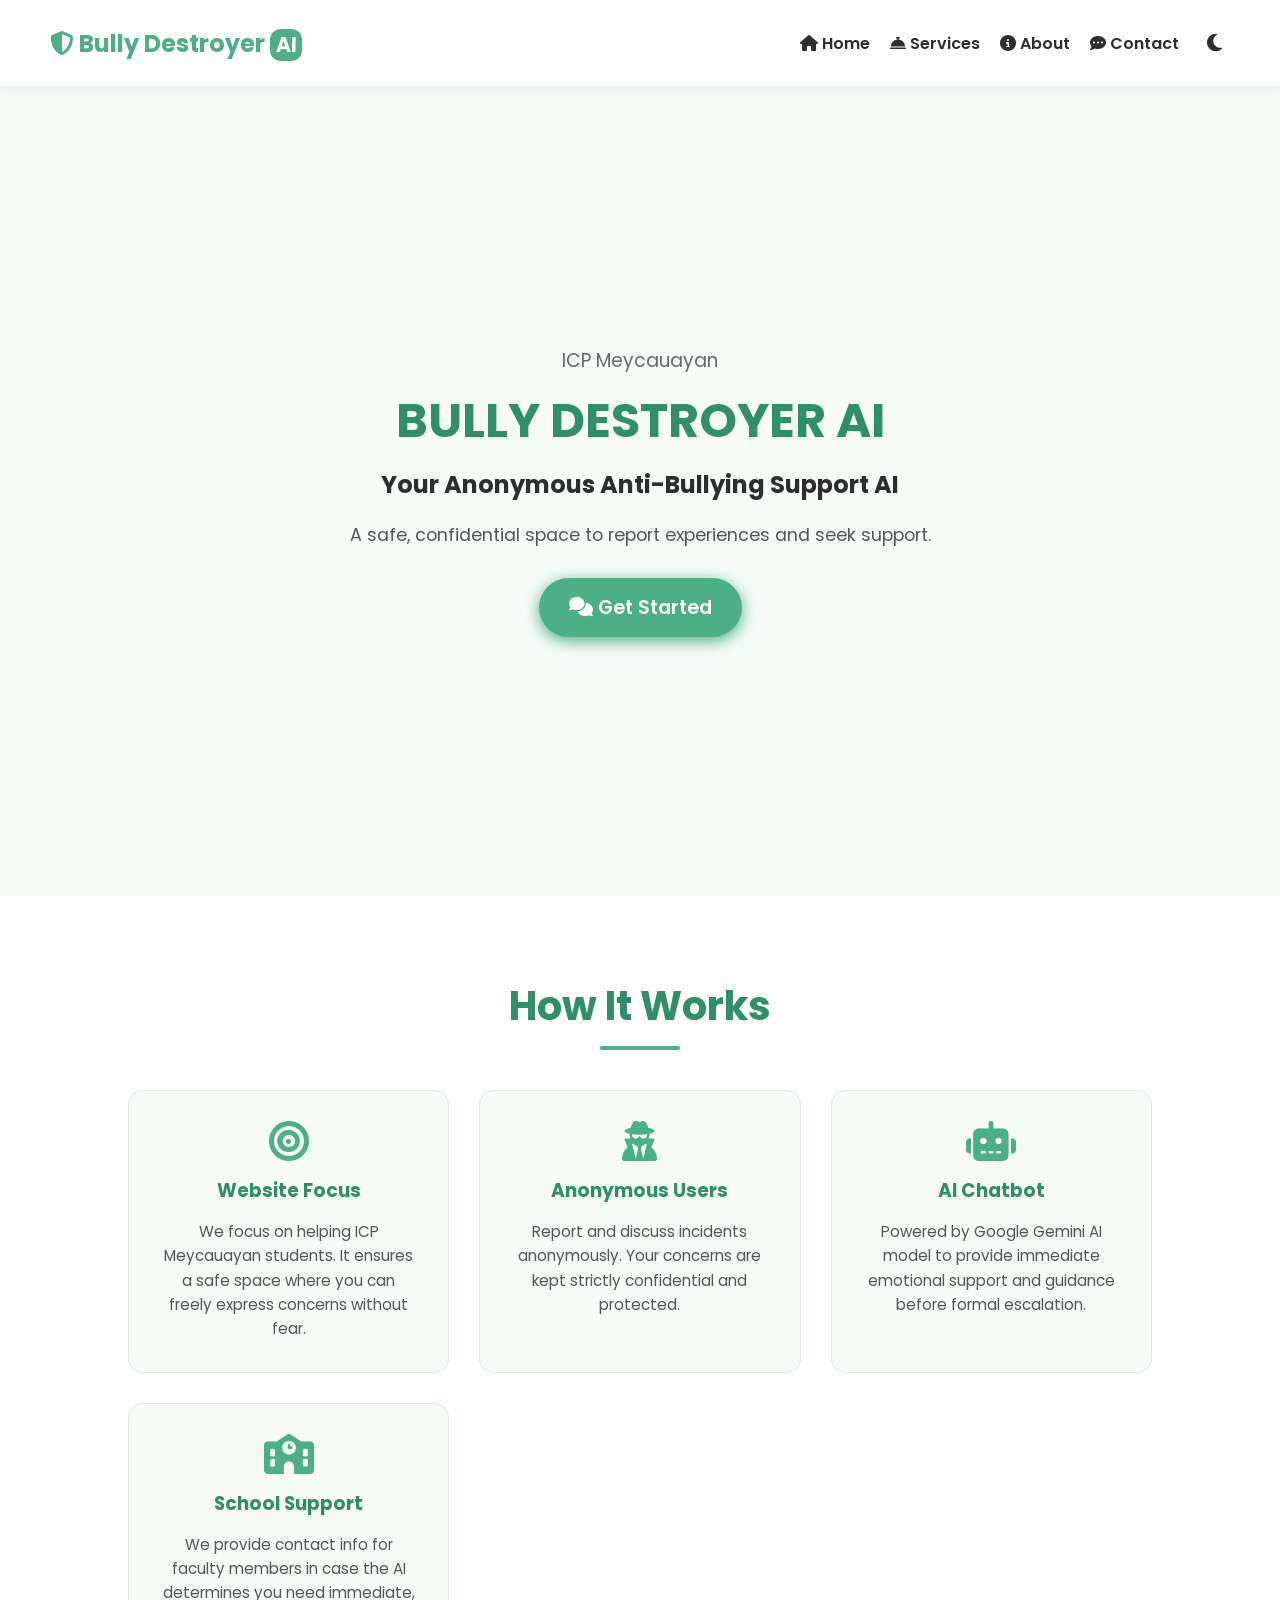
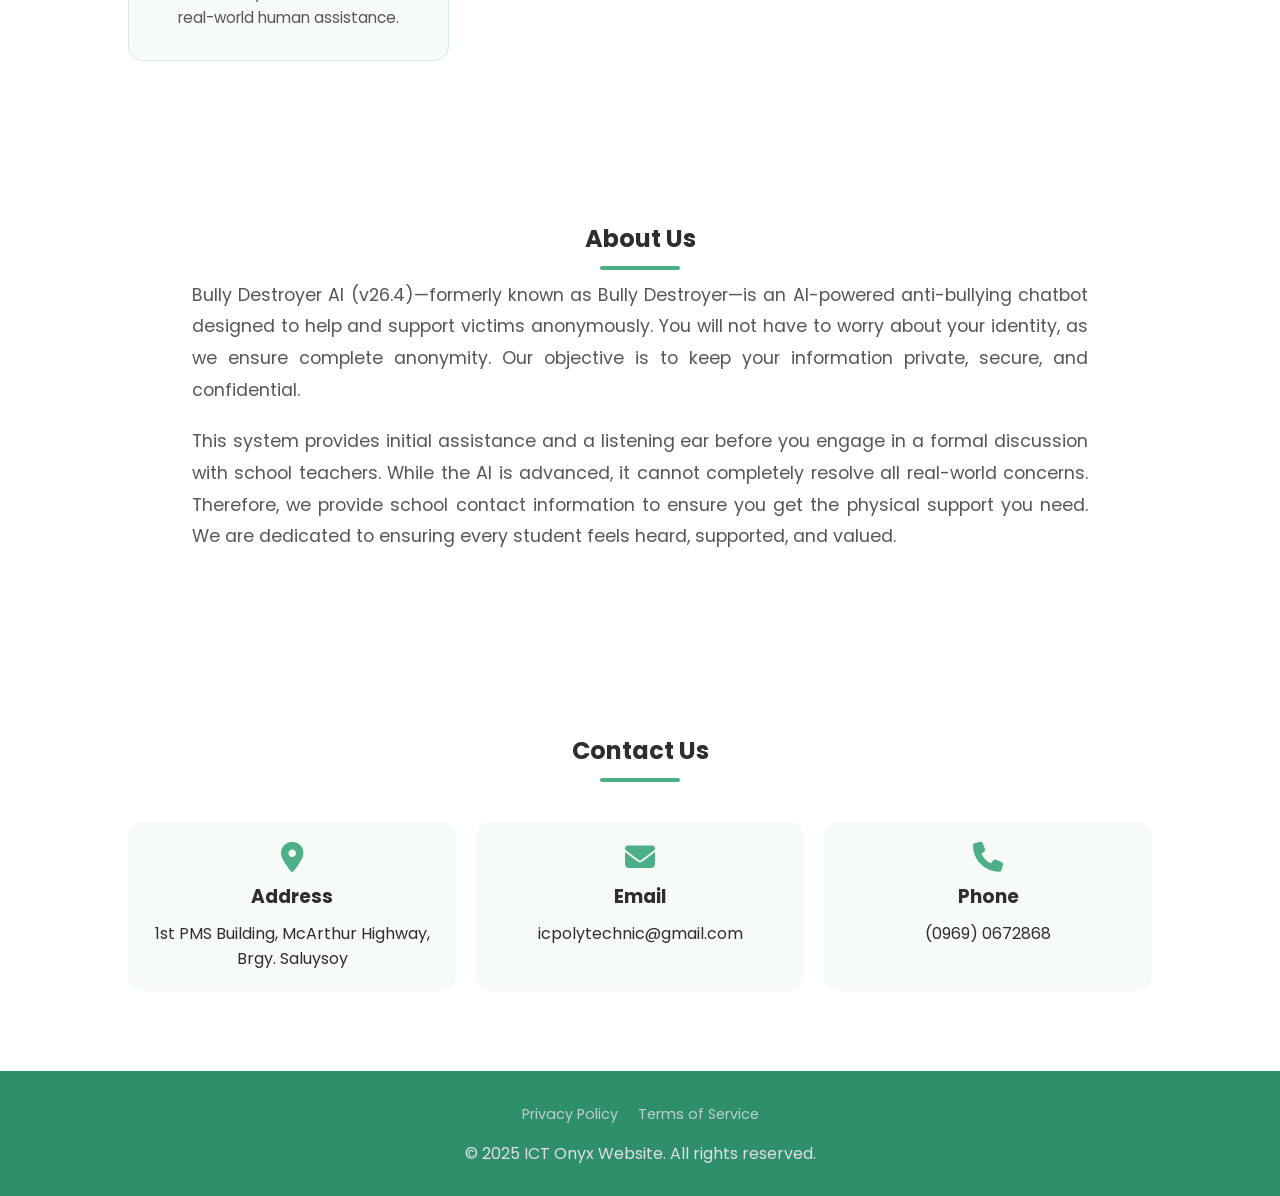
<file: index.html>
<!DOCTYPE html>
<html lang="en">
<head>
    <meta charset="UTF-8">
    <meta name="viewport" content="width=device-width, initial-scale=1.0"> 
    <title>Bully Destroyer AI - Anti-Bullying AI Chatbot</title>
    <link rel="stylesheet" href="style.css">
    <link rel="stylesheet" href="https://cdnjs.cloudflare.com/ajax/libs/font-awesome/6.4.0/css/all.min.css">
</head>
<body>
    <!-- Navigation -->
    <nav class="navbar">
        <div class="logo"><i class="fas fa-shield-alt"></i> Bully Destroyer <b class="ai-highlight">AI</b></div>
        <div class="navbar-right">
            <ul class="nav-links">
                <li><a href="#home"><i class="fas fa-home"></i> Home</a></li>
                <li><a href="#services"><i class="fas fa-concierge-bell"></i> Services</a></li>
                <li><a href="#about"><i class="fas fa-info-circle"></i> About</a></li>
                <li><a href="#contact"><i class="fa fa-commenting"></i> Contact</a></li>
            </ul>
            <button id="darkModeToggleHome" class="dark-mode-toggle" title="Toggle Dark Mode">
                <i class="fas fa-moon"></i>
            </button>
        </div>
    </nav>

    <!-- Hero Section -->
    <header id="home" class="hero">
        <div class="hero-content">
            <h3>ICP Meycauayan</h3>
            <h1>BULLY DESTROYER AI</h1>
            <h2>Your Anonymous Anti-Bullying Support AI</h2>
            <p>A safe, confidential space to report experiences and seek support.</p>
            <a href="chat.html" class="btn-primary"><i class="fas fa-comments"></i> Get Started</a>
        </div>
    </header>

    <!-- How It Works Section -->
    <section id="services" class="services-section">
        <div class="section-title">
            <h2>How It Works</h2>
            <div class="line"></div>
        </div>
        <div class="services-grid">
            <div class="service-card">
                <i class="fas fa-bullseye card-icon"></i>
                <h3>Website Focus</h3>
                <p>We focus on helping ICP Meycauayan students. It ensures a safe space where you can freely express concerns without fear.</p>
            </div>
            <div class="service-card">
                <i class="fas fa-user-secret card-icon"></i>
                <h3>Anonymous Users</h3>
                <p>Report and discuss incidents anonymously. Your concerns are kept strictly confidential and protected.</p>
            </div>
            <div class="service-card">
                <i class="fas fa-robot card-icon"></i>
                <h3>AI Chatbot</h3>
                <p>Powered by Google Gemini AI model to provide immediate emotional support and guidance before formal escalation.</p>
            </div>
            <div class="service-card">
                <i class="fas fa-school card-icon"></i>
                <h3>School Support</h3>
                <p>We provide contact info for faculty members in case the AI determines you need immediate, real-world human assistance.</p>
            </div>
        </div>
    </section>

    <!-- About Section -->
    <section id="about" class="about-section">
        <div class="about-content">
            <h2>About Us</h2>
            <div class="line"></div>
            <p>Bully Destroyer AI (v26.4)—formerly known as Bully Destroyer—is an AI-powered anti-bullying chatbot designed to help and support victims anonymously. You will not have to worry about your identity, as we ensure complete anonymity. Our objective is to keep your information private, secure, and confidential.</p>
            <p>This system provides initial assistance and a listening ear before you engage in a formal discussion with school teachers. While the AI is advanced, it cannot completely resolve all real-world concerns. Therefore, we provide school contact information to ensure you get the physical support you need. We are dedicated to ensuring every student feels heard, supported, and valued.</p>
        </div>
    </section>

    <!-- Contact Section -->
    <section id="contact" class="contact-section">
        <h2>Contact Us</h2>
        <div class="line"></div>
        <div class="contact-grid">
            <div class="contact-card">
                <i class="fas fa-map-marker-alt"></i>
                <h3>Address</h3>
                <a href="https://maps.app.goo.gl/epKB84UmzN6U4JY19" target="_blank">1st PMS Building, McArthur Highway, Brgy. Saluysoy</a>
            </div>
            <div class="contact-card">
                <i class="fas fa-envelope"></i>
                <h3>Email</h3>
                <a href="mailto:icpolytechnic@gmail.com">icpolytechnic@gmail.com</a>
            </div>
            <div class="contact-card">
                <i class="fas fa-phone"></i>
                <h3>Phone</h3>
                <a href="tel:+639690672868">(0969) 0672868</a>
            </div>
        </div>
    </section>

    <!-- Footer -->
    <footer>
        <div class="container">
            <ul class="footer-links">
                <li><a href="#">Privacy Policy</a></li>
                <li><a href="#">Terms of Service</a></li>
            </ul>
            <p>&copy; 2025 ICT Onyx Website. All rights reserved.</p>
        </div>
    </footer>

    <script src="darkmode.js"></script>
    <script>
        // Smooth scrolling for navbar links
        document.querySelectorAll('a[href^="#"]').forEach(anchor => {
            anchor.addEventListener('click', function(e) {
                e.preventDefault();
                document.querySelector(this.getAttribute('href')).scrollIntoView({
                    behavior: 'smooth'
                });
            });
        });
    </script>
</body>
</html>
</file>
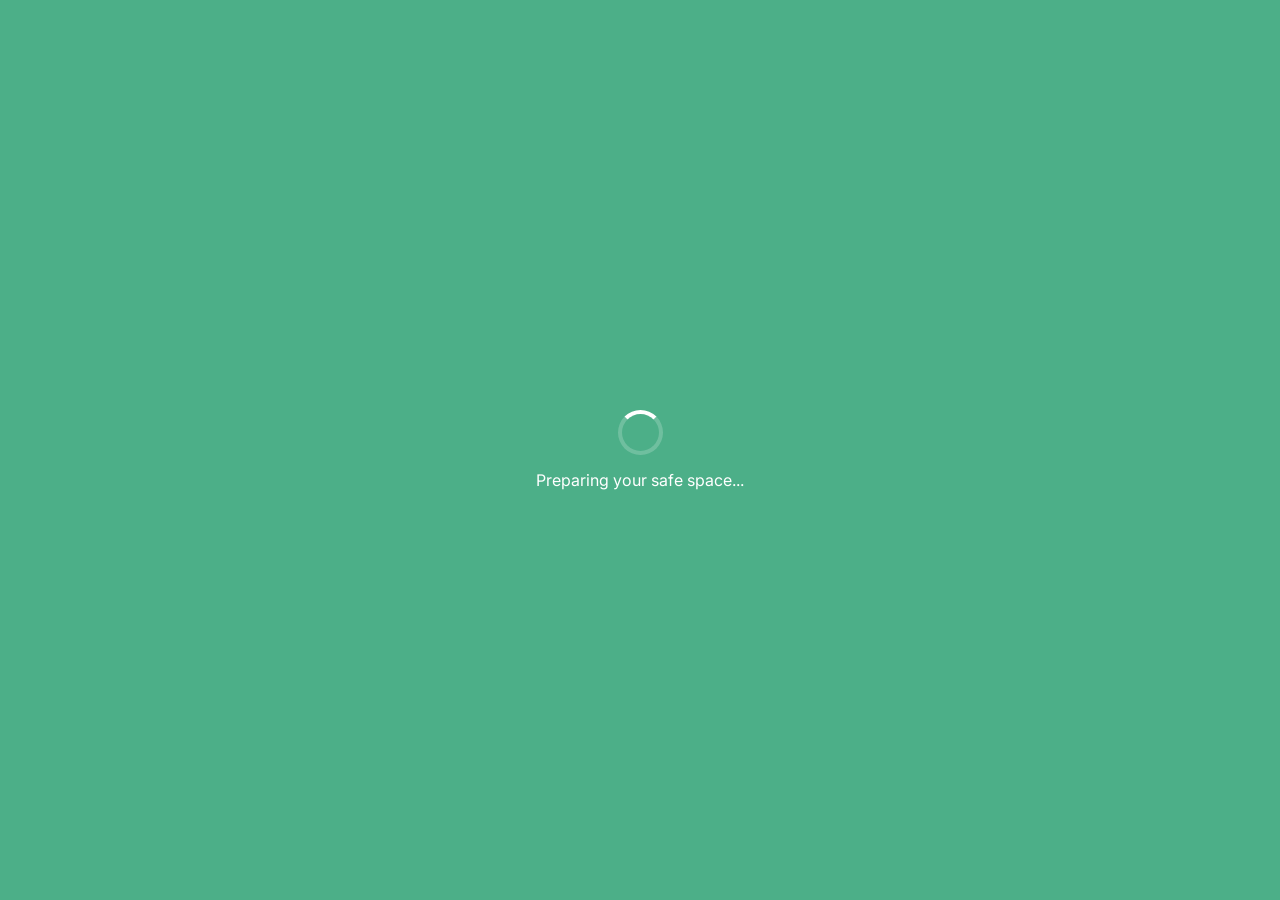
<file: chat.html>
<!DOCTYPE html>
<html lang="en">
<head>
  <meta charset="UTF-8">
  <meta name="viewport" content="width=device-width, initial-scale=1.0, maximum-scale=1.0, user-scalable=no">
  <title>Bully Destroyer AI - Anti-Bullying AI Chatbot</title>
  <link rel="stylesheet" href="styles.css">
  <link rel="stylesheet" href="https://cdnjs.cloudflare.com/ajax/libs/font-awesome/6.4.0/css/all.min.css">
</head>
<body>

  <!-- Loading Screen -->
  <div id="loadingScreen">
    <div class="loader"></div>
    <p>Preparing your safe space...</p>
  </div>

  <!-- Main App Container -->
  <div id="chat-container">
    
    <!-- Header -->
    <header id="header">
      <a href="index.html" class="back-btn" title="Go back to Home">
        <i class="fas fa-chevron-left"></i>
      </a>
      <div class="header-info">
        <h2>Bully Destroyer <b class="ai-highlight">AI</b></h2>
        <span class="status"><span class="dot"></span> Online - Safe & Anonymous</span>
      </div>
      <div class="header-icons">
        <button id="darkModeToggle" class="icon-btn" title="Toggle Dark Mode">
          <i class="fas fa-moon"></i>
        </button>
        <div class="header-icon">
          <i class="fas fa-shield-alt"></i>
        </div>
      </div>
    </header>

    <!-- Chat Messages Area -->
    <main id="messages">
      <!-- JavaScript will inject messages here -->
    </main>

    <!-- Quick Actions (Scrollable) -->
    <div class="quick-actions">
      <button onclick="sendAI('I need some advice, I am being bullied.')">
        <i class="fas fa-hands-helping"></i> Need Advice
      </button>
      <button onclick="sendAI('How do I report a bullying incident to my school anonymously?')">
        <i class="fas fa-flag"></i> How to Report
      </button>
      <button onclick="showContactModal()">
        <i class="fas fa-phone"></i> School Contact
      </button>
      
      <!-- Custom Styled Select Dropdown -->
      <div class="select-wrapper">
        <select id="bullyingTypes" onchange="handleBullyingType()">
          <option value="" disabled selected>Learn about...</option>
          <option value="physical">Physical Bullying</option>
          <option value="verbal">Verbal Bullying</option>
          <option value="cyber">Cyberbullying</option>
          <option value="social">Social Bullying</option>
        </select>
        <i class="fas fa-chevron-down dropdown-icon"></i>
      </div>
    </div>

    <!-- Input Area -->
    <footer id="inputContainer">
      <div class="input-wrapper">
        <input type="text" id="userInput" placeholder="Type a message..." autocomplete="off" onkeypress="handleKeyPress(event)">
        <button id="sendBtn" onclick="handleSend()">
          <i class="fas fa-paper-plane"></i>
        </button>
      </div>
    </footer>

  </div>

  <!-- Contact Modal -->
  <div id="contactModal" class="modal">
    <div class="modal-content">
      <span class="close-btn" onclick="closeContactModal()">&times;</span>
      <h2>ICP Meycauayan Contact Info</h2>
      <div class="contact-info">
        <div class="contact-item">
          <i class="fas fa-map-marker-alt"></i>
          <div>
            <strong>Address:</strong><br>
            <a href="https://maps.app.goo.gl/epKB84UmzN6U4JY19" target="_blank">1st PMS Building, McArthur Highway, Brgy. Saluysoy</a>
          </div>
        </div>
        <div class="contact-item">
          <i class="fas fa-envelope"></i>
          <div>
            <strong>Email:</strong><br>
            <a href="mailto:icpolytechnic@gmail.com">icpolytechnic@gmail.com</a>
          </div>
        </div>
        <div class="contact-item">
          <i class="fas fa-phone"></i>
          <div>
            <strong>Phone:</strong><br>
            <a href="tel:+639690672868">(0969) 0672868</a>
          </div>
        </div>
      </div>
    </div>
  </div>

  <!-- Ensure you link to the same JS file -->
  <script src="darkmode.js"></script>
  <script src="script.js"></script>
</body>
</html>
</file>
<file: style.css>
@import url('https://fonts.googleapis.com/css2?family=Poppins:wght@300;400;600;700&display=swap');

:root {
    --primary: #4CAF88;
    --primary-dark: #2F8F6B;
    --secondary: #A8E6CF;
    --accent: #FFD166;
    --bg-light: #F6FBF8;
    --text-dark: #2E2E2E;
    --white: #FFFFFF;
    --navbar-bg: #FFFFFF;
    --navbar-text: #2E2E2E;
    --section-bg: #FFFFFF;
    --card-bg: #F6FBF8;
    --footer-bg: #2F8F6B;
}

/* Dark Mode Colors */
body.dark {
    --bg-light: #1a1a1a;
    --text-dark: #e0e0e0;
    --navbar-bg: #2d2d2d;
    --navbar-text: #e0e0e0;
    --section-bg: #2d2d2d;
    --card-bg: #3a3a3a;
    --footer-bg: #1a1a1a;
    --white: #3a3a3a;
}

* {
    margin: 0;
    padding: 0;
    box-sizing: border-box;
    font-family: 'Poppins', sans-serif;
}

body {
    background-color: var(--bg-light);
    color: var(--text-dark);
    overflow-x: hidden;
    transition: background-color 0.3s ease, color 0.3s ease;
}

/* Navbar */
.navbar {
    display: flex;
    justify-content: space-between;
    align-items: center;
    background-color: var(--navbar-bg);
    color: var(--navbar-text);
    padding: 20px 50px;
    box-shadow: 0 4px 6px rgba(0,0,0,0.05);
    position: sticky;
    top: 0;
    z-index: 1000;
    transition: background-color 0.3s ease, color 0.3s ease;
}

.navbar-right {
    display: flex;
    align-items: center;
    gap: 20px;
}

.dark-mode-toggle {
    background: none;
    border: none;
    color: var(--navbar-text);
    font-size: 20px;
    cursor: pointer;
    padding: 8px;
    border-radius: 50%;
    transition: background-color 0.3s ease;
}

.dark-mode-toggle:hover {
    background-color: rgba(0, 0, 0, 0.1);
}

body.dark .dark-mode-toggle:hover {
    background-color: rgba(255, 255, 255, 0.1);
}

.logo {
    font-size: 24px;
    font-weight: 700;
    color: var(--primary);
}

.nav-links {
    list-style: none;
    display: flex;
    gap: 20px;
}

.nav-links li a {
    text-decoration: none;
    color: var(--navbar-text);
    font-weight: 600;
    transition: color 0.3s;
}

.nav-links li a:hover {
    color: var(--primary);
}

/* Hero Section */
.hero {
    height: 90vh;
    display: flex;
    justify-content: center;
    align-items: center;
    text-align: center;
    background: linear-gradient(135deg, var(--bg-light) 0%, var(--card-bg) 100%);
    padding: 0 20px;
    transition: background 0.3s ease;
}

.hero-content h3 { color: var(--text-dark); opacity: 0.7; font-weight: 400; margin-bottom: 10px; }
.hero-content h1 { font-size: 3rem; color: var(--primary-dark); margin-bottom: 10px; }
.hero-content h2 { font-size: 1.5rem; margin-bottom: 20px; color: var(--text-dark); }
.hero-content p { font-size: 1.1rem; margin-bottom: 30px; color: var(--text-dark); opacity: 0.8; }

.btn-primary {
    background-color: var(--primary);
    color: var(--white);
    padding: 15px 30px;
    text-decoration: none;
    font-size: 1.2rem;
    font-weight: 600;
    border-radius: 30px;
    transition: 0.3s;
    display: inline-block;
    box-shadow: 0 4px 15px var(--primary);
}

.btn-primary:hover {
    background-color: var(--primary-dark);
    transform: translateY(-3px);
}

/* Sections Common */
.section-title { text-align: center; margin-bottom: 40px; }
.section-title h2 { font-size: 2.5rem; color: var(--primary-dark); }
.line { width: 80px; height: 4px; background: var(--primary); margin: 10px auto; border-radius: 2px; }

/* Services Grid */
.services-section { padding: 80px 10%; background-color: var(--section-bg); transition: background-color 0.3s ease; }
.services-grid { display: grid; grid-template-columns: repeat(auto-fit, minmax(250px, 1fr)); gap: 30px; }
.service-card {
    background: var(--card-bg);
    padding: 30px;
    border-radius: 15px;
    text-align: center;
    transition: 0.3s;
    border: 1px solid rgba(76, 175, 136, 0.2);
}
.service-card:hover { transform: translateY(-10px); box-shadow: 0 10px 20px rgba(0,0,0,0.1); }
.card-icon { font-size: 40px; color: var(--primary); margin-bottom: 15px; }
.service-card h3 { margin-bottom: 15px; color: var(--primary-dark); }
.service-card p { font-size: 0.95rem; color: var(--text-dark); opacity: 0.8; line-height: 1.6; }

/* About Section */
.about-section { padding: 80px 15%; text-align: center; background-color: var(--section-bg); transition: background-color 0.3s ease; }
.about-section h2 { color: var(--text-dark); }
.about-content p { margin-bottom: 20px; font-size: 1.1rem; line-height: 1.8; color: var(--text-dark); opacity: 0.8; text-align: justify;}

/* Contact Section */
.contact-section { padding: 80px 10%; background-color: var(--section-bg); text-align: center; transition: background-color 0.3s ease; }
.contact-section h2 { color: var(--text-dark); }
.contact-grid { display: grid; grid-template-columns: repeat(auto-fit, minmax(250px, 1fr)); gap: 20px; margin-top: 40px;}
.contact-card { padding: 20px; background: var(--card-bg); border-radius: 15px; transition: background-color 0.3s ease; }
.contact-card i { font-size: 30px; color: var(--primary); margin-bottom: 10px; }
.contact-card h3 { color: var(--text-dark); }
.contact-card a { display: block; text-decoration: none; color: var(--text-dark); margin-top: 10px; transition: 0.3s;}
.contact-card a:hover { color: var(--primary); }

/* Footer */
footer { background-color: var(--footer-bg); color: #e0e0e0; padding: 30px; text-align: center; transition: background-color 0.3s ease; }
footer p { color: #e0e0e0; }
.footer-links { list-style: none; display: flex; justify-content: center; gap: 20px; margin-bottom: 15px; }
.footer-links a { color: #e0e0e0; text-decoration: none; font-size: 0.9rem; opacity: 0.8;}
.footer-links a:hover { opacity: 1; text-decoration: underline; }

/* Mobile Responsiveness */
@media (max-width: 768px) {
    .navbar { flex-direction: column; gap: 15px; text-align: center; }
    .hero-content h1 { font-size: 2.2rem; }
    .about-section { padding: 60px 5%; }
}
b {
  font-size: 85%;
  color: var(--white);
  border: 16px solid var(--primary);
  border-radius: 33%;
  width: 25px;
  height: 25px;
  display: inline-flex;
  align-items: center;
  justify-content: center;
}
</file>
<file: styles.css>
@import url('https://fonts.googleapis.com/css2?family=Inter:wght@300;400;500;600&display=swap');

:root {
  --primary: #4CAF88;
  --primary-dark: #2F8F6B;
  --bg-page: #E4E9F0;
  --chat-bg: #F8F9FB;
  --user-bubble: #4CAF88;
  --bot-bubble: #FFFFFF;
  --text-dark: #2C3E50;
  --text-light: #7F8C8D;
  --border-color: #EAECEF;
}

/* Dark Mode Variables */
body.dark {
  --bg-page: #1a1a1a !important;
  --chat-bg: #2d2d2d !important;
  --user-bubble: #4CAF88 !important;
  --bot-bubble: #3a3a3a !important;
  --text-dark: #e0e0e0 !important;
  --text-light: #b0b0b0 !important;
  --border-color: #444444 !important;
}

* {
  box-sizing: border-box;
  margin: 0;
  padding: 0;
  font-family: 'Inter', sans-serif;
  /* Prevent blue highlight on mobile tap */
  -webkit-tap-highlight-color: transparent; 
}

body {
  background-color: var(--bg-page);
  display: flex;
  justify-content: center;
  align-items: center;
  /* dvh fixes the mobile browser address bar issue */
  height: 100dvh; 
  overflow: hidden;
}

/* Loading Screen */
#loadingScreen {
  position: absolute;
  top: 0; left: 0; width: 100%; height: 100%;
  background: var(--primary);
  color: white;
  display: flex;
  flex-direction: column;
  justify-content: center;
  align-items: center;
  z-index: 1000;
  transition: opacity 0.5s ease;
}
.loader {
  border: 4px solid rgba(255,255,255,0.2);
  border-top: 4px solid white;
  border-radius: 50%;
  width: 45px; height: 45px;
  animation: spin 1s linear infinite;
  margin-bottom: 15px;
}
@keyframes spin { 0% { transform: rotate(0deg); } 100% { transform: rotate(360deg); } }

/* Main App Container */
#chat-container {
  width: 100%;
  max-width: 470px; /* Looks like a phone on desktop screens */
  height: 92dvh;
  background: var(--chat-bg);
  border-radius: 24px;
  box-shadow: 0 15px 35px rgba(0, 0, 0, 0.1);
  display: flex;
  flex-direction: column;
  overflow: hidden;
  position: relative;
  border: 1px solid #D1D9E6;
}

/* Header */
#header {
  background: var(--chat-bg);
  color: var(--text-dark);
  padding: 16px 20px;
  display: flex;
  align-items: center;
  justify-content: space-between;
  border-bottom: 1px solid var(--border-color);
  box-shadow: 0 2px 10px rgba(0,0,0,0.02);
  z-index: 10;
}
.back-btn {
  color: var(--text-dark);
  font-size: 18px;
  text-decoration: none;
  padding: 8px;
  border-radius: 50%;
  transition: background 0.2s;
}
.back-btn:hover { background: var(--bg-page); }

.header-info {
  flex: 1;
  text-align: center;
}
.header-info h2 { font-size: 16px; font-weight: 600; }
.header-info .status { 
  font-size: 11px; 
  color: var(--text-light); 
  display: flex; 
  align-items: center; 
  justify-content: center; 
  gap: 5px; 
  margin-top: 2px;
}
.dot {
  width: 6px; height: 6px; 
  background-color: #2ECC71; 
  border-radius: 50%; 
  display: inline-block;
}
.header-icons {
  display: flex;
  align-items: center;
  gap: 10px;
}
.icon-btn {
  background: none;
  border: none;
  color: var(--text-dark);
  font-size: 18px;
  padding: 8px;
  border-radius: 50%;
  cursor: pointer;
  transition: background 0.2s;
}
.icon-btn:hover { background: var(--bg-page); }
.header-icon i { font-size: 20px; color: var(--primary); padding: 8px;}

/* Messages Area */
#messages {
  flex: 1;
  padding: 20px 16px;
  overflow-y: auto;
  display: flex;
  flex-direction: column;
  gap: 16px;
  scroll-behavior: smooth;
}
/* Hide scrollbar for cleaner look */
#messages::-webkit-scrollbar { width: 5px; }
#messages::-webkit-scrollbar-thumb { background-color: #ccc; border-radius: 10px; }

/* Message Bubbles */
.message-wrapper { display: flex; flex-direction: column; max-width: 80%; }
.message-wrapper.user { align-self: flex-end; align-items: flex-end; }
.message-wrapper.bot { align-self: flex-start; align-items: flex-start; }

.sender-label { font-size: 11px; margin-bottom: 6px; color: var(--text-light); padding: 0 4px; }

.message {
  padding: 12px 16px;
  font-size: 14.5px;
  line-height: 1.5;
  animation: slideUp 0.3s cubic-bezier(0.25, 0.8, 0.25, 1) forwards;
  word-wrap: break-word;
  box-shadow: 0 2px 5px rgba(0,0,0,0.05);
}

/* Chat Tails (The pointy bits on the bubble) */
.message.user {
  background-color: var(--user-bubble);
  color: white;
  border-radius: 20px 20px 4px 20px; /* Pointy bottom right */
}
.message.bot {
  background-color: var(--bot-bubble);
  color: var(--text-dark);
  border-radius: 20px 20px 20px 4px; /* Pointy bottom left */
  border: 1px solid var(--border-color);
}

@keyframes slideUp { 
  from { opacity: 0; transform: translateY(15px); } 
  to { opacity: 1; transform: translateY(0); } 
}

/* Quick Actions Carousel */
.quick-actions {
  margin-left: 10px;
  display: flex;
  gap: 10px;
  padding: 12px 16px;
  background: var(--chat-bg);
  overflow-x: auto;
  scroll-snap-type: x mandatory;
}
.quick-actions::-webkit-scrollbar { display: none; } /* Hide horizontal scrollbar */

.quick-actions button {
  background: var(--bot-bubble);
  border: 1px solid var(--primary);
  color: var(--primary);
  padding: 8px 16px;
  border-radius: 20px;
  font-size: 13px;
  font-weight: 500;
  cursor: pointer;
  white-space: nowrap;
  transition: all 0.2s;
  display: flex;
  align-items: center;
  gap: 6px;
  scroll-snap-align: start;
}
.quick-actions button:hover { 
  background: var(--primary); 
  color: var(--chat-bg);
  border-color: var(--primary);
}

/* Custom Native-looking Select Dropdown */
.select-wrapper { position: relative; scroll-snap-align: start; }
.select-wrapper select {
  appearance: none; /* Removes default OS styling */
  -webkit-appearance: none;
  background: var(--bot-bubble);
  border: 1px solid var(--primary);
  color: var(--primary);
  padding: 8px 30px 8px 16px;
  border-radius: 20px;
  font-size: 13px;
  font-weight: 500;
  cursor: pointer;
  outline: none;
  white-space: nowrap;
  transition: all 0.2s;
}
.select-wrapper select:hover {
  background: var(--primary);
  color: var(--chat-bg);
}
.select-wrapper .dropdown-icon {
  position: absolute;
  right: 12px;
  top: 50%;
  transform: translateY(-50%);
  color: var(--primary);
  pointer-events: none;
  font-size: 12px;
}

/* Input Area */
#inputContainer {
  background: var(--chat-bg);
  padding: 12px 16px;
  border-top: 1px solid var(--border-color);
  /* Safe area for iPhones with the home bar */
  padding-bottom: max(12px, env(safe-area-inset-bottom)); 
}
.input-wrapper {
  display: flex;
  align-items: center;
  background: var(--bg-page);
  border-radius: 24px;
  padding: 4px 6px 4px 16px;
  border: 1px solid transparent;
  transition: border 0.3s, background 0.3s, box-shadow 0.3s;
}
.input-wrapper:focus-within {
  border-color: var(--primary);
  background: var(--bot-bubble);
  box-shadow: 0 0 0 3px rgba(74, 144, 226, 0.1);
}

body.dark .input-wrapper:focus-within {
  background: var(--bot-bubble);
}

#userInput {
  flex: 1;
  background: transparent;
  border: none;
  font-size: 15px;
  color: var(--text-dark);
  outline: none;
  padding: 10px 0;
}
#userInput::placeholder { color: var(--text-light); }

#sendBtn {
  background: var(--primary);
  color: white;
  border: none;
  border-radius: 50%;
  width: 38px;
  height: 38px;
  margin-left: 8px;
  cursor: pointer;
  display: flex;
  justify-content: center;
  align-items: center;
  transition: transform 0.2s, background 0.2s;
}
#sendBtn:hover { transform: scale(1.05); background: var(--primary-dark); }
#sendBtn i { font-size: 14px; margin-left: -2px; margin-top: 1px;} /* Center the paper plane */

/* Mobile Responsiveness */
@media screen and (max-width: 500px) {
  #chat-container { 
    max-width: 100%; 
    height: 100dvh; 
    border-radius: 0; 
    border: none;
  }
}
b {
  font-size: 90%;
  color: var(--bot-bubble);
  border: 12px solid var(--primary);
  border-radius: 33%;
  width: 24px;
  height: 24px;
  display: inline-flex;
  align-items: center;
  justify-content: center;
}

/* Modal Styles */
.modal {
  display: none;
  position: fixed;
  z-index: 1000;
  left: 0;
  top: 0;
  width: 100%;
  height: 100%;
  background-color: rgba(0, 0, 0, 0.5);
  backdrop-filter: blur(5px);
}
.modal-content {
  background-color: var(--chat-bg);
  margin: 15% auto;
  padding: 20px;
  border: 1px solid var(--border-color);
  border-radius: 20px;
  width: 90%;
  max-width: 400px;
  color: var(--text-dark);
}
.close-btn {
  color: var(--text-light);
  float: right;
  font-size: 28px;
  font-weight: bold;
  cursor: pointer;
}
.close-btn:hover { color: var(--text-dark); }
.modal-content h2 {
  text-align: center;
  margin-bottom: 20px;
  color: var(--primary);
}
.contact-info {
  display: flex;
  flex-direction: column;
  gap: 15px;
}
.contact-item {
  display: flex;
  align-items: center;
  gap: 10px;
}
.contact-item i {
  color: var(--primary);
  font-size: 20px;
  min-width: 20px;
}
.contact-item a {
  color: var(--text-dark);
  text-decoration: none;
}
.contact-item a:hover {
  text-decoration: underline;
}

/* Dark mode overrides for quick actions */
body.dark .quick-actions button {
  background: #3a3a3a;
  border: 1px solid #4CAF88;
  color: #4CAF88;
}

body.dark .select-wrapper select {
  background: #3a3a3a;
  border: 1px solid #4CAF88;
  color: #4CAF88;
}
</file>
